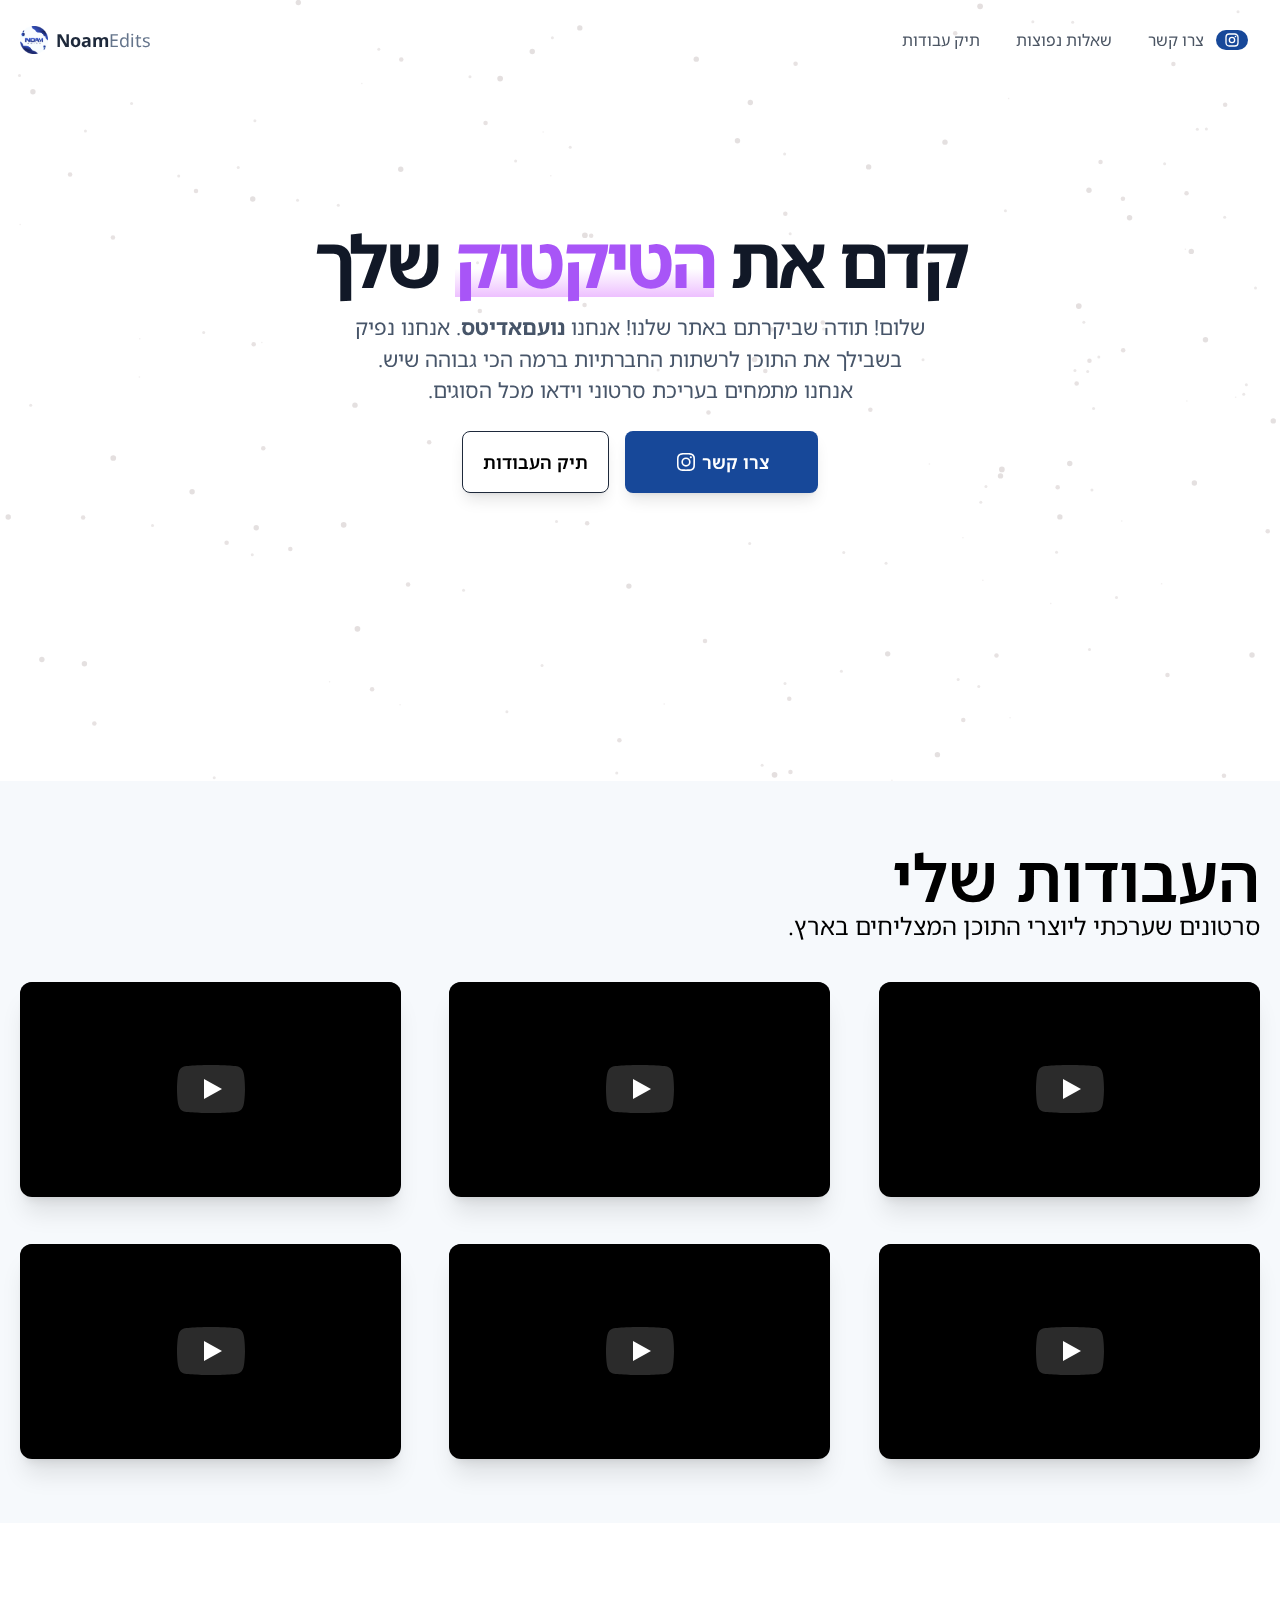
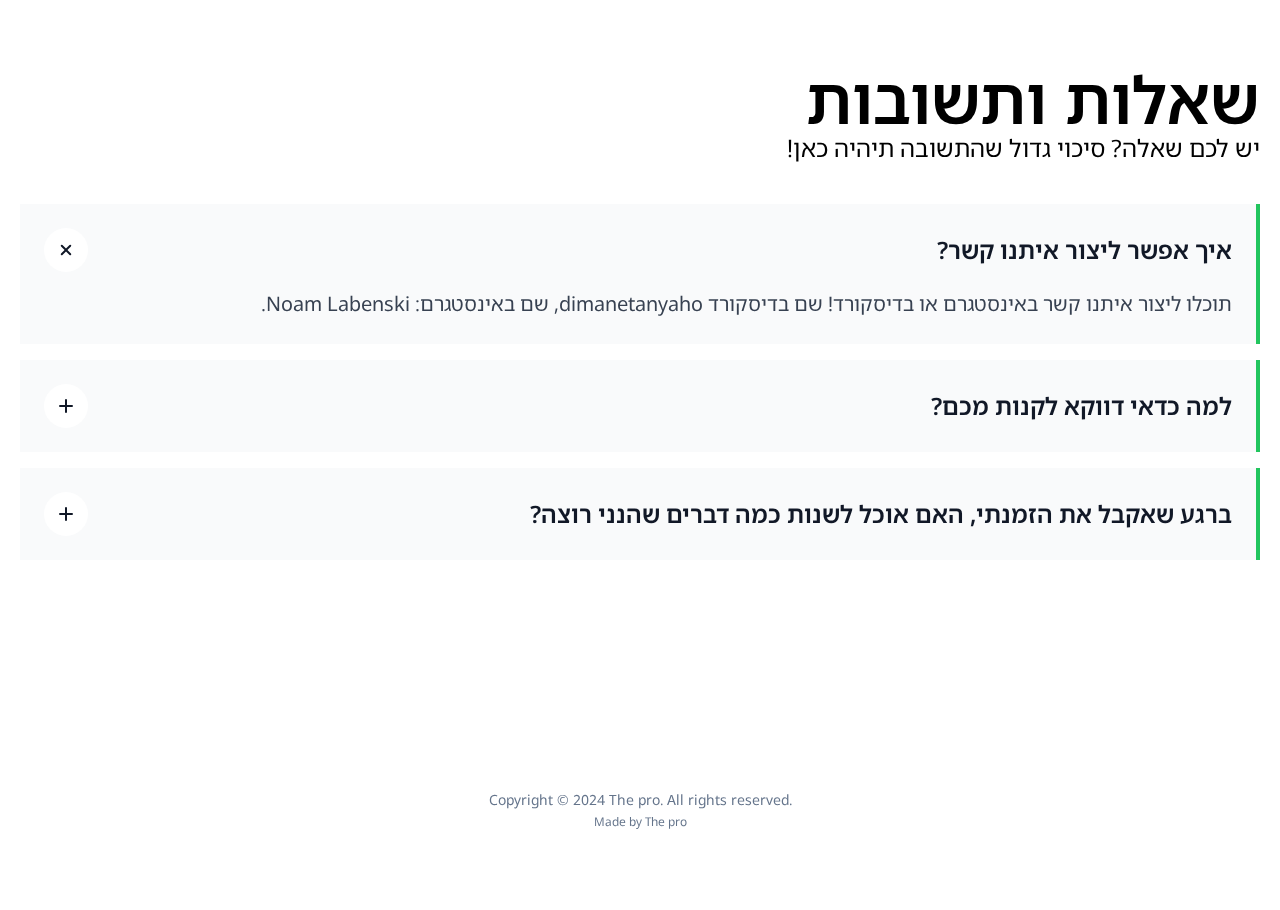
<file: index.html>
<!DOCTYPE html>
<html lang="en"><head><meta http-equiv="Content-Type" content="text/html; charset=UTF-8">
    
    <meta name="viewport" content="width=device-width">
    <link rel="icon" type="image/svg+xml" href="https://media.discordapp.net/attachments/765452164901896203/1198001328438395053/UGHUI.png?ex=65313d62&amp;is=651ec862&amp;hm=c24f29f913836a52874d3e8b8c17fc95f52e348ded1578adaccb25667a86a302&amp;=&amp;width=671&amp;height=671">
    <meta name="generator" content="Astro v2.10.15">

    <!-- <link rel="preload" as="image" href={src} alt="Hero" /> -->
    <title>NoamEdits</title>



<link rel="canonical" href="https://astroship.web3templates.com/">

<meta name="description" content="אנחנו נועםאדיטס. ואנחנו נפיק בשבילך את התוכן לרשתות החברתיות ברמה הכי גבוהה שיש.">

<meta name="robots" content="index, follow">

<meta property="og:title" content="NoamEdits Official Website">
<meta property="og:type" content="website">
<meta property="og:image" content="https://media.discordapp.net/attachments/765452164901896203/1198001328438395053/UGHUI.png?ex=65313d62&amp;is=651ec862&amp;hm=c24f29f913836a52874d3e8b8c17fc95f52e348ded1578adaccb25667a86a302&amp;=&amp;width=671&amp;height=671">
<meta property="og:url" content="https://astroship.web3templates.com/">






  <link rel="stylesheet" href="./404.bbb0ad55.css">
<link rel="stylesheet" href="./index.68cd2173.css"><script type="module" src="./hoisted.09374400.js"></script></head>
  <body>
    <div>
  
  <header class="flex lg:flex-row justify-between items-center my-5 max-w-screen-2xl mx-auto px-5">
    
      <div class="flex w-full lg:w-auto items-center justify-between">
        <a href="https://thepro201.github.io/noamedits/" class="text-lg flex gap-2">
          <img src="./UGHUI.png" alt="" class="h-7">
          <div>
            <span class="font-bold text-slate-800">Noam</span><span class="text-slate-500">Edits</span>
          </div>
        </a>
      </div>
      <div class="block lg:hidden">
        <button id="astronav-menu" aria-label="Toggle Menu">
  
    <svg fill="currentColor" class="w-4 h-4 text-gray-800" width="24" height="24" viewBox="0 0 24 24" xmlns="http://www.w3.org/2000/svg">
      <title>Toggle Menu</title>
      <path class="astronav-close-icon astronav-toggle hidden" fill-rule="evenodd" clip-rule="evenodd" d="M18.278 16.864a1 1 0 01-1.414 1.414l-4.829-4.828-4.828 4.828a1 1 0 01-1.414-1.414l4.828-4.829-4.828-4.828a1 1 0 011.414-1.414l4.829 4.828 4.828-4.828a1 1 0 111.414 1.414l-4.828 4.829 4.828 4.828z"></path>
      <path class="astronav-open-icon astronav-toggle" fill-rule="evenodd" d="M4 5h16a1 1 0 010 2H4a1 1 0 110-2zm0 6h16a1 1 0 010 2H4a1 1 0 010-2zm0 6h16a1 1 0 010 2H4a1 1 0 010-2z"></path>
    </svg>
  
</button>
      </div>
    

<script>(function(){const closeOnClick = false;

["DOMContentLoaded", "astro:after-swap"].forEach((event) => {
  document.addEventListener(event, addListeners);
});

// Function to clone and replace elements
function cloneAndReplace(element) {
  const clone = element.cloneNode(true);
  element.parentNode.replaceChild(clone, element);
}

function addListeners() {
  // Clean up existing listeners
  const oldMenuButton = document.getElementById("astronav-menu");
  if (oldMenuButton) {
    cloneAndReplace(oldMenuButton);
  }

  const oldDropdownMenus = document.querySelectorAll(".astronav-dropdown");
  oldDropdownMenus.forEach((menu) => {
    cloneAndReplace(menu);
  });

  // Mobile nav toggle
  const menuButton = document.getElementById("astronav-menu");
  menuButton && menuButton.addEventListener("click", toggleMobileNav);

  // Dropdown menus
  const dropdownMenus = document.querySelectorAll(".astronav-dropdown");
  dropdownMenus.forEach((menu) => {
    const button = menu.querySelector("button");
    button &&
      button.addEventListener("click", (event) =>
        toggleDropdownMenu(event, menu, dropdownMenus)
      );

    // Handle Submenu Dropdowns
    const dropDownSubmenus = menu.querySelectorAll(
      ".astronav-dropdown-submenu"
    );

    dropDownSubmenus.forEach((submenu) => {
      const submenuButton = submenu.querySelector("button");
      submenuButton &&
        submenuButton.addEventListener("click", (event) => {
          event.stopImmediatePropagation();
          toggleSubmenuDropdown(event, submenu);
        });
    });
  });

  // Clicking away from dropdown will remove the dropdown class
  document.addEventListener("click", closeAllDropdowns);

  if (closeOnClick) {
    handleCloseOnClick();
  }
}

function toggleMobileNav() {
  [...document.querySelectorAll(".astronav-toggle")].forEach((el) => {
    el.classList.toggle("hidden");
  });
}

function toggleDropdownMenu(event, menu, dropdownMenus) {
  toggleMenu(menu);

  // Close one dropdown when selecting another
  Array.from(dropdownMenus)
    .filter((el) => el !== menu && !menu.contains(el))
    .forEach(closeMenu);

  event.stopPropagation();
}

function toggleSubmenuDropdown(event, submenu) {
  event.stopPropagation();
  toggleMenu(submenu);

  // Close sibling submenus at the same nesting level
  const siblingSubmenus = submenu
    .closest(".astronav-dropdown")
    .querySelectorAll(".astronav-dropdown-submenu");
  Array.from(siblingSubmenus)
    .filter((el) => el !== submenu && !submenu.contains(el))
    .forEach(closeMenu);
}

function closeAllDropdowns(event) {
  const dropdownMenus = document.querySelectorAll(".dropdown-toggle");
  const dropdownParent = document.querySelectorAll(
    ".astronav-dropdown, .astronav-dropdown-submenu"
  );
  const isButtonInsideDropdown = [
    ...document.querySelectorAll(
      ".astronav-dropdown button, .astronav-dropdown-submenu button, #astronav-menu"
    ),
  ].some((button) => button.contains(event.target));
  if (!isButtonInsideDropdown) {
    dropdownMenus.forEach((d) => {
      // console.log("I ran", d);
      // if (!d.contains(event.target)) {
      d.classList.remove("open");
      d.removeAttribute("open");
      d.classList.add("hidden");
      // }
    });
    dropdownParent.forEach((d) => {
      d.classList.remove("open");
      d.removeAttribute("open");
      d.setAttribute("aria-expanded", "false");
    });
  }
}

function toggleMenu(menu) {
  menu.classList.toggle("open");
  const expanded = menu.getAttribute("aria-expanded") === "true";
  menu.setAttribute("aria-expanded", expanded ? "false" : "true");
  menu.hasAttribute("open")
    ? menu.removeAttribute("open")
    : menu.setAttribute("open", "");

  const dropdownToggle = menu.querySelector(".dropdown-toggle");
  const dropdownExpanded = dropdownToggle.getAttribute("aria-expanded");
  dropdownToggle.classList.toggle("hidden");
  dropdownToggle.setAttribute(
    "aria-expanded",
    dropdownExpanded === "true" ? "false" : "true"
  );
}

function closeMenu(menu) {
  // console.log("closing", menu);
  menu.classList.remove("open");
  menu.removeAttribute("open");
  menu.setAttribute("aria-expanded", "false");
  const dropdownToggles = menu.querySelectorAll(".dropdown-toggle");
  dropdownToggles.forEach((toggle) => {
    toggle.classList.add("hidden");
    toggle.setAttribute("aria-expanded", "false");
  });
}

function handleCloseOnClick() {
  const navMenuItems = document.querySelector(".astronav-items");
  const navToggle = document.getElementById("astronav-menu");
  const navLink = navMenuItems && navMenuItems.querySelectorAll("a");

  const MenuIcons = navToggle.querySelectorAll(".astronav-toggle");

  navLink &&
    navLink.forEach((item) => {
      item.addEventListener("click", () => {
        navMenuItems?.classList.add("hidden");
        MenuIcons.forEach((el) => {
          el.classList.toggle("hidden");
        });
      });
    });
}
})();</script>
    <nav class="astronav-items astronav-toggle hidden w-full lg:w-auto mt-2 lg:flex lg:mt-0">
    
      <ul class="flex flex-col lg:flex-row lg:gap-3">
        <li>
                  <a href="https://thepro201.github.io/noamedits/" class="flex lg:px-3 py-2 items-center gap-2 text-gray-600 hover:text-gray-900">
                    <span> תיק עבודות</span>
                    
                  </a>
                </li><li>
                  <a href="https://thepro201.github.io/noamedits/" class="flex lg:px-3 py-2 items-center gap-2 text-gray-600 hover:text-gray-900">
                    <span> שאלות נפוצות</span>
                    
                  </a>
                </li><li>
                  <a href="https://www.instagram.com/noamlabenski/" class="flex lg:px-3 py-2 items-center gap-2 text-gray-600 hover:text-gray-900">
                    <span> צרו קשר</span>
                    <span class="ml-1 px-2 py-0.5 text-[10px] animate-pulse font-semibold uppercase text-white bg-pink-500 rounded-full">
                        <svg viewBox="0 0 24 24" class="h-4" astro-icon="mdi:instagram"><path fill="currentColor" d="M7.8 2h8.4C19.4 2 22 4.6 22 7.8v8.4a5.8 5.8 0 0 1-5.8 5.8H7.8C4.6 22 2 19.4 2 16.2V7.8A5.8 5.8 0 0 1 7.8 2m-.2 2A3.6 3.6 0 0 0 4 7.6v8.8C4 18.39 5.61 20 7.6 20h8.8a3.6 3.6 0 0 0 3.6-3.6V7.6C20 5.61 18.39 4 16.4 4H7.6m9.65 1.5a1.25 1.25 0 0 1 1.25 1.25A1.25 1.25 0 0 1 17.25 8 1.25 1.25 0 0 1 16 6.75a1.25 1.25 0 0 1 1.25-1.25M12 7a5 5 0 0 1 5 5 5 5 0 0 1-5 5 5 5 0 0 1-5-5 5 5 0 0 1 5-5m0 2a3 3 0 0 0-3 3 3 3 0 0 0 3 3 3 3 0 0 0 3-3 3 3 0 0 0-3-3z"></path></svg>
                      </span>
                  </a>
                </li>
      </ul>
    
</nav>
  </header>

</div>
    
  <div>
  
    <main dir="rtl" class="flex items-center justify-center mx-8 pt-16 pb-8 md:py-36">
  <div class="flex flex-col justify-center items-center">
    <h1 class="text-5xl lg:text-6xl text-gray-900 text-center xl:text-7xl font-bold lg:tracking-tight xl:tracking-tighter">
      קדם את <span id="title" class=""><span class="text-purple-500 marked-pink pb-4">הטיקטוק</span></span> שלך
    </h1>
    <div id="subtitle" class="text-[21px] text-center mt-4 text-slate-600 max-w-xl">
      שלום! תודה שביקרתם באתר שלנו! אנחנו <strong>נועםאדיטס</strong>. אנחנו נפיק
      בשבילך את התוכן לרשתות החברתיות ברמה הכי גבוהה שיש. אנחנו מתמחים בעריכת
      סרטוני וידאו מכל הסוגים.
    </div>
    <div class="mt-6 items-center justify-center flex flex-row gap-4">
      <a href="https://www.instagram.com/noamlabenski/" target="_blank" dir="ltr" rel="noopener" class="rounded text-center shadow-lg transition focus-visible:ring-2 ring-offset-2 ring-gray-200 px-5 py-2.5 bg-pink-500 hover:bg-pink-500 text-white flex gap-1 py-[17px] px-[49px] rounded-lg text-lg font-semibold items-center justify-center">
        <svg viewBox="0 0 24 24" class="text-white w-6 h-6" astro-icon="bx:bxl-instagram"><path fill="currentColor" d="M11.999 7.377a4.623 4.623 0 1 0 0 9.248 4.623 4.623 0 0 0 0-9.248zm0 7.627a3.004 3.004 0 1 1 0-6.008 3.004 3.004 0 0 1 0 6.008z"></path><circle cx="16.806" cy="7.207" r="1.078" fill="currentColor"></circle><path fill="currentColor" d="M20.533 6.111A4.605 4.605 0 0 0 17.9 3.479a6.606 6.606 0 0 0-2.186-.42c-.963-.042-1.268-.054-3.71-.054s-2.755 0-3.71.054a6.554 6.554 0 0 0-2.184.42 4.6 4.6 0 0 0-2.633 2.632 6.585 6.585 0 0 0-.419 2.186c-.043.962-.056 1.267-.056 3.71 0 2.442 0 2.753.056 3.71.015.748.156 1.486.419 2.187a4.61 4.61 0 0 0 2.634 2.632 6.584 6.584 0 0 0 2.185.45c.963.042 1.268.055 3.71.055s2.755 0 3.71-.055a6.615 6.615 0 0 0 2.186-.419 4.613 4.613 0 0 0 2.633-2.633c.263-.7.404-1.438.419-2.186.043-.962.056-1.267.056-3.71s0-2.753-.056-3.71a6.581 6.581 0 0 0-.421-2.217zm-1.218 9.532a5.043 5.043 0 0 1-.311 1.688 2.987 2.987 0 0 1-1.712 1.711 4.985 4.985 0 0 1-1.67.311c-.95.044-1.218.055-3.654.055-2.438 0-2.687 0-3.655-.055a4.96 4.96 0 0 1-1.669-.311 2.985 2.985 0 0 1-1.719-1.711 5.08 5.08 0 0 1-.311-1.669c-.043-.95-.053-1.218-.053-3.654 0-2.437 0-2.686.053-3.655a5.038 5.038 0 0 1 .311-1.687c.305-.789.93-1.41 1.719-1.712a5.01 5.01 0 0 1 1.669-.311c.951-.043 1.218-.055 3.655-.055s2.687 0 3.654.055a4.96 4.96 0 0 1 1.67.311 2.991 2.991 0 0 1 1.712 1.712 5.08 5.08 0 0 1 .311 1.669c.043.951.054 1.218.054 3.655 0 2.436 0 2.698-.043 3.654h-.011z"></path></svg>
        צרו קשר
      
</a>
      <a href="https://thepro201.github.io/noamedits/" dir="ltr" rel="noopener" class="rounded text-center shadow-lg transition focus-visible:ring-2 ring-offset-2 ring-gray-200 px-5 py-2.5 bg-white border-[1px] border-slate-800 hover:bg-gray-100 text-black flex gap-1 py-4 px-12 rounded-lg text-lg font-semibold items-center justify-center">
        תיק העבודות
      
</a>
    </div>
  </div>
  <script src="./typed.umd.js"></script>

  <script>
  var typed = new Typed("#title", {
    strings: [
      '<span class="text-purple-500 marked-pink pb-4">הטיקטוק</span>',
      '<span class="text-pink-500 marked-purple pb-4">האינסטגרם</span>',
      '<span class="text-red-500 marked pb-4">היוטיוב</span>',
    ],
    typeSpeed: 100,
    loop: true,
    fadeOut: true,
    startDelay: 1000,
    backDelay: 5000,
    showCursor: false,
  });
  </script>
</main>

<style>
  .marked {
    background-image: linear-gradient(
      to bottom,
      transparent 0,
      transparent 0.8em,
      #ffffff 0.8001em,
      #fbdada 1.2em,
      transparent 1.2001em,
      transparent
    );
  }

  .marked-purple {
    background-image: linear-gradient(
      to bottom,
      transparent 0,
      transparent 0.8em,
      #ffffff 0.8001em,
      #ffc1f5 1.2em,
      transparent 1.2001em,
      transparent
    );
  }

  .marked-pink {
    background-image: linear-gradient(
      to bottom,
      transparent 0,
      transparent 0.8em,
      #ffffff 0.8001em,
      #edbfff 1.2em,
      transparent 1.2001em,
      transparent
    );
  }
</style>
    <div class="bg-[#F6F9FC] w-full">
      <article id="mywork" class="mt-36 py-16 pb-22 max-w-screen-2xl mx-auto px-5">
  <div class="flex flex-col justify-center mb-10" dir="rtl">
    <h2 class="text-5xl lg:text-[65px] font-semibold text-right">
      העבודות שלי
    </h2>
    <h3 class="text-xl lg:text-2xl text-right">
      סרטונים שערכתי ליוצרי התוכן המצליחים בארץ.
    </h3>
  </div>
  <div class="lg:grid-cols-3 grid-cols-1 grid-rows-1 gap-12 md:grid-rows-2 md:grid-cols-2 lg:grid-rows-2 grid">
    <lite-youtube videoid="f1UIZhJW8bc" class="rounded-xl shadow-xl" style="background-image: url(&#39;https://i.ytimg.com/vi/f1UIZhJW8bc/hqdefault.jpg&#39;);"><button type="button" class="lty-playbtn"><span class="lyt-visually-hidden">Play</span></button></lite-youtube>
    <lite-youtube videoid="KO_VBAFmBB0" class="rounded-xl shadow-xl" style="background-image: url(&#39;https://i.ytimg.com/vi/KO_VBAFmBB0/hqdefault.jpg&#39;);"><button type="button" class="lty-playbtn"><span class="lyt-visually-hidden">Play</span></button></lite-youtube>
    <lite-youtube videoid="-zFPC9mM9ZE" class="rounded-xl shadow-xl" style="background-image: url(&#39;https://i.ytimg.com/vi/-zFPC9mM9ZE/hqdefault.jpg&#39;);"><button type="button" class="lty-playbtn"><span class="lyt-visually-hidden">Play</span></button></lite-youtube>
    <lite-youtube videoid="yNR2ylMpNGo" class="rounded-xl shadow-xl" style="background-image: url(&#39;https://i.ytimg.com/vi/yNR2ylMpNGo/hqdefault.jpg&#39;);"><button type="button" class="lty-playbtn"><span class="lyt-visually-hidden">Play</span></button></lite-youtube>
    <lite-youtube videoid="-577V2wwPwE" class="rounded-xl shadow-xl" style="background-image: url(&#39;https://i.ytimg.com/vi/-577V2wwPwE/hqdefault.jpg&#39;);"><button type="button" class="lty-playbtn"><span class="lyt-visually-hidden">Play</span></button></lite-youtube>
    <lite-youtube videoid="ZEAhgOF9KE0" class="rounded-xl shadow-xl" style="background-image: url(&#39;https://i.ytimg.com/vi/ZEAhgOF9KE0/hqdefault.jpg&#39;);"><button type="button" class="lty-playbtn"><span class="lyt-visually-hidden">Play</span></button></lite-youtube>
  </div>
</article>
    </div>
    <article id="faq" class="mt-36 max-w-screen-2xl mx-auto px-5">
  <div class="flex flex-col justify-center mb-10" dir="rtl">
    <h2 class="text-5xl lg:text-[65px] font-semibold text-right">
      שאלות ותשובות
    </h2>
    <h3 class="text-xl lg:text-2xl text-right">
      יש לכם שאלה? סיכוי גדול שהתשובה תיהיה כאן!
    </h3>
  </div>
  <div dir="rtl">
    <div class="space-y-4">
      <details class="group border-s-4 border-green-500 bg-gray-50 p-6 [&amp;_summary::-webkit-details-marker]:hidden" open="">
        <summary class="flex cursor-pointer items-center justify-between gap-1.5">
          <h2 class="text-2xl font-semibold text-gray-900">
            איך אפשר ליצור איתנו קשר?
          </h2>

          <span class="shrink-0 rounded-full bg-white p-1.5 text-gray-900 sm:p-3">
            <svg xmlns="http://www.w3.org/2000/svg" class="h-5 w-5 shrink-0 transition duration-300 group-open:-rotate-45" viewBox="0 0 20 20" fill="currentColor">
              <path fill-rule="evenodd" d="M10 3a1 1 0 011 1v5h5a1 1 0 110 2h-5v5a1 1 0 11-2 0v-5H4a1 1 0 110-2h5V4a1 1 0 011-1z" clip-rule="evenodd"></path>
            </svg>
          </span>
        </summary>

        <p class="mt-4 leading-relaxed text-gray-700 text-xl">
          תוכלו ליצור איתנו קשר באינסטגרם או בדיסקורד! שם בדיסקורד dimanetanyaho, שם
          באינסטגרם: Noam Labenski.
        </p>
      </details>

      <details class="group border-s-4 border-green-500 bg-gray-50 p-6 [&amp;_summary::-webkit-details-marker]:hidden">
        <summary class="flex cursor-pointer items-center justify-between gap-1.5">
          <h2 class="text-2xl font-semibold text-gray-900">
            למה כדאי דווקא לקנות מכם?
          </h2>

          <span class="shrink-0 rounded-full bg-white p-1.5 text-gray-900 sm:p-3">
            <svg xmlns="http://www.w3.org/2000/svg" class="h-5 w-5 shrink-0 transition duration-300 group-open:-rotate-45" viewBox="0 0 20 20" fill="currentColor">
              <path fill-rule="evenodd" d="M10 3a1 1 0 011 1v5h5a1 1 0 110 2h-5v5a1 1 0 11-2 0v-5H4a1 1 0 110-2h5V4a1 1 0 011-1z" clip-rule="evenodd"></path>
            </svg>
          </span>
        </summary>

        <p class="mt-4 leading-relaxed text-gray-700 text-xl">
          אנחנו נפיק לכם את התוכן ברמה הכי גבוהה שיש ובמחיר סמלי שהלקוח והמוכר
          יהיה מרוצה!
        </p>
      </details>

      <details class="group border-s-4 border-green-500 bg-gray-50 p-6 [&amp;_summary::-webkit-details-marker]:hidden">
        <summary class="flex cursor-pointer items-center justify-between gap-1.5">
          <h2 class="text-2xl font-semibold text-gray-900">
            ברגע שאקבל את הזמנתי, האם אוכל לשנות כמה דברים שהנני רוצה?
          </h2>

          <span class="shrink-0 rounded-full bg-white p-1.5 text-gray-900 sm:p-3">
            <svg xmlns="http://www.w3.org/2000/svg" class="h-5 w-5 shrink-0 transition duration-300 group-open:-rotate-45" viewBox="0 0 20 20" fill="currentColor">
              <path fill-rule="evenodd" d="M10 3a1 1 0 011 1v5h5a1 1 0 110 2h-5v5a1 1 0 11-2 0v-5H4a1 1 0 110-2h5V4a1 1 0 011-1z" clip-rule="evenodd"></path>
            </svg>
          </span>
        </summary>

        <p class="mt-4 leading-relaxed text-gray-700 text-xl">
          ברור! תוכלו לבקש שינויים כדי שתהיו מרוצים ב 100%! אבל לידיעתכם זה
          ישפיע על זמן קבלת התוצר!
        </p>
      </details>
    </div>
  </div>
</article>
  
</div><style data-typed-fadeout-js-css="true">
        .typed-fade-out{
          opacity: 0;
          transition: opacity .25s;
        }
        .typed-cursor.typed-cursor--blink.typed-fade-out{
          -webkit-animation: 0;
          animation: 0;
        }
      </style>

    <astro-particles data-id="tsparticles" data-options="{&quot;autoPlay&quot;:true,&quot;background&quot;:{&quot;color&quot;:{&quot;value&quot;:&quot;#ffff&quot;},&quot;image&quot;:&quot;&quot;,&quot;position&quot;:&quot;&quot;,&quot;repeat&quot;:&quot;&quot;,&quot;size&quot;:&quot;&quot;,&quot;opacity&quot;:1},&quot;backgroundMask&quot;:{&quot;composite&quot;:&quot;destination-out&quot;,&quot;cover&quot;:{&quot;color&quot;:{&quot;value&quot;:&quot;#fff&quot;},&quot;opacity&quot;:1},&quot;enable&quot;:false},&quot;defaultThemes&quot;:{},&quot;delay&quot;:0,&quot;fullScreen&quot;:{&quot;enable&quot;:true,&quot;zIndex&quot;:-1},&quot;detectRetina&quot;:true,&quot;duration&quot;:0,&quot;fpsLimit&quot;:120,&quot;interactivity&quot;:{&quot;detectsOn&quot;:&quot;window&quot;,&quot;events&quot;:{&quot;onClick&quot;:{&quot;enable&quot;:false,&quot;mode&quot;:[]},&quot;onDiv&quot;:{&quot;selectors&quot;:[],&quot;enable&quot;:false,&quot;mode&quot;:[],&quot;type&quot;:&quot;circle&quot;},&quot;onHover&quot;:{&quot;enable&quot;:false,&quot;mode&quot;:[],&quot;parallax&quot;:{&quot;enable&quot;:false,&quot;force&quot;:2,&quot;smooth&quot;:10}},&quot;resize&quot;:{&quot;delay&quot;:0.5,&quot;enable&quot;:true}},&quot;modes&quot;:{&quot;trail&quot;:{&quot;delay&quot;:1,&quot;pauseOnStop&quot;:false,&quot;quantity&quot;:1},&quot;attract&quot;:{&quot;distance&quot;:200,&quot;duration&quot;:0.4,&quot;easing&quot;:&quot;ease-out-quad&quot;,&quot;factor&quot;:1,&quot;maxSpeed&quot;:50,&quot;speed&quot;:1},&quot;bounce&quot;:{&quot;distance&quot;:200},&quot;bubble&quot;:{&quot;distance&quot;:200,&quot;duration&quot;:0.4,&quot;mix&quot;:false,&quot;divs&quot;:{&quot;distance&quot;:200,&quot;duration&quot;:0.4,&quot;mix&quot;:false,&quot;selectors&quot;:[]}},&quot;connect&quot;:{&quot;distance&quot;:80,&quot;links&quot;:{&quot;opacity&quot;:0.5},&quot;radius&quot;:60},&quot;grab&quot;:{&quot;distance&quot;:100,&quot;links&quot;:{&quot;blink&quot;:false,&quot;consent&quot;:false,&quot;opacity&quot;:1}},&quot;push&quot;:{&quot;default&quot;:true,&quot;groups&quot;:[],&quot;quantity&quot;:4},&quot;remove&quot;:{&quot;quantity&quot;:2},&quot;repulse&quot;:{&quot;distance&quot;:200,&quot;duration&quot;:0.4,&quot;factor&quot;:100,&quot;speed&quot;:1,&quot;maxSpeed&quot;:50,&quot;easing&quot;:&quot;ease-out-quad&quot;,&quot;divs&quot;:{&quot;distance&quot;:200,&quot;duration&quot;:0.4,&quot;factor&quot;:100,&quot;speed&quot;:1,&quot;maxSpeed&quot;:50,&quot;easing&quot;:&quot;ease-out-quad&quot;,&quot;selectors&quot;:[]}},&quot;slow&quot;:{&quot;factor&quot;:3,&quot;radius&quot;:200},&quot;light&quot;:{&quot;area&quot;:{&quot;gradient&quot;:{&quot;start&quot;:{&quot;value&quot;:&quot;#ffffff&quot;},&quot;stop&quot;:{&quot;value&quot;:&quot;#000000&quot;}},&quot;radius&quot;:1000},&quot;shadow&quot;:{&quot;color&quot;:{&quot;value&quot;:&quot;#000000&quot;},&quot;length&quot;:2000}}}},&quot;manualParticles&quot;:[],&quot;particles&quot;:{&quot;bounce&quot;:{&quot;horizontal&quot;:{&quot;random&quot;:{&quot;enable&quot;:false,&quot;minimumValue&quot;:0.1},&quot;value&quot;:1},&quot;vertical&quot;:{&quot;random&quot;:{&quot;enable&quot;:false,&quot;minimumValue&quot;:0.1},&quot;value&quot;:1}},&quot;collisions&quot;:{&quot;absorb&quot;:{&quot;speed&quot;:2},&quot;bounce&quot;:{&quot;horizontal&quot;:{&quot;random&quot;:{&quot;enable&quot;:false,&quot;minimumValue&quot;:0.1},&quot;value&quot;:1},&quot;vertical&quot;:{&quot;random&quot;:{&quot;enable&quot;:false,&quot;minimumValue&quot;:0.1},&quot;value&quot;:1}},&quot;enable&quot;:false,&quot;maxSpeed&quot;:50,&quot;mode&quot;:&quot;bounce&quot;,&quot;overlap&quot;:{&quot;enable&quot;:true,&quot;retries&quot;:0}},&quot;color&quot;:{&quot;value&quot;:&quot;#e3dede&quot;,&quot;animation&quot;:{&quot;h&quot;:{&quot;count&quot;:0,&quot;enable&quot;:false,&quot;offset&quot;:0,&quot;speed&quot;:20,&quot;delay&quot;:0,&quot;decay&quot;:0,&quot;sync&quot;:true},&quot;s&quot;:{&quot;count&quot;:0,&quot;enable&quot;:false,&quot;offset&quot;:0,&quot;speed&quot;:1,&quot;delay&quot;:0,&quot;decay&quot;:0,&quot;sync&quot;:true},&quot;l&quot;:{&quot;count&quot;:0,&quot;enable&quot;:false,&quot;offset&quot;:0,&quot;speed&quot;:1,&quot;delay&quot;:0,&quot;decay&quot;:0,&quot;sync&quot;:true}}},&quot;groups&quot;:{&quot;z5000&quot;:{&quot;number&quot;:{&quot;value&quot;:70},&quot;zIndex&quot;:{&quot;value&quot;:50}},&quot;z7500&quot;:{&quot;number&quot;:{&quot;value&quot;:30},&quot;zIndex&quot;:{&quot;value&quot;:75}},&quot;z2500&quot;:{&quot;number&quot;:{&quot;value&quot;:50},&quot;zIndex&quot;:{&quot;value&quot;:25}},&quot;z1000&quot;:{&quot;number&quot;:{&quot;value&quot;:40},&quot;zIndex&quot;:{&quot;value&quot;:10}}},&quot;move&quot;:{&quot;angle&quot;:{&quot;offset&quot;:0,&quot;value&quot;:10},&quot;attract&quot;:{&quot;distance&quot;:200,&quot;enable&quot;:false,&quot;rotate&quot;:{&quot;x&quot;:600,&quot;y&quot;:1200}},&quot;center&quot;:{&quot;x&quot;:50,&quot;y&quot;:50,&quot;mode&quot;:&quot;percent&quot;,&quot;radius&quot;:0},&quot;decay&quot;:0,&quot;distance&quot;:{},&quot;direction&quot;:&quot;right&quot;,&quot;drift&quot;:0,&quot;enable&quot;:true,&quot;gravity&quot;:{&quot;acceleration&quot;:9.81,&quot;enable&quot;:false,&quot;inverse&quot;:false,&quot;maxSpeed&quot;:50},&quot;path&quot;:{&quot;clamp&quot;:true,&quot;delay&quot;:{&quot;random&quot;:{&quot;enable&quot;:false,&quot;minimumValue&quot;:0},&quot;value&quot;:0},&quot;enable&quot;:false,&quot;options&quot;:{}},&quot;outModes&quot;:{&quot;default&quot;:&quot;out&quot;,&quot;bottom&quot;:&quot;out&quot;,&quot;left&quot;:&quot;out&quot;,&quot;right&quot;:&quot;out&quot;,&quot;top&quot;:&quot;out&quot;},&quot;random&quot;:false,&quot;size&quot;:false,&quot;speed&quot;:5,&quot;spin&quot;:{&quot;acceleration&quot;:0,&quot;enable&quot;:false},&quot;straight&quot;:false,&quot;trail&quot;:{&quot;enable&quot;:false,&quot;length&quot;:10,&quot;fill&quot;:{}},&quot;vibrate&quot;:false,&quot;warp&quot;:false},&quot;number&quot;:{&quot;density&quot;:{&quot;enable&quot;:false,&quot;width&quot;:1920,&quot;height&quot;:1080},&quot;limit&quot;:0,&quot;value&quot;:200},&quot;opacity&quot;:{&quot;random&quot;:{&quot;enable&quot;:false,&quot;minimumValue&quot;:0.1},&quot;value&quot;:1,&quot;animation&quot;:{&quot;count&quot;:0,&quot;enable&quot;:false,&quot;speed&quot;:3,&quot;decay&quot;:0,&quot;delay&quot;:0,&quot;sync&quot;:false,&quot;mode&quot;:&quot;auto&quot;,&quot;startValue&quot;:&quot;random&quot;,&quot;destroy&quot;:&quot;none&quot;,&quot;minimumValue&quot;:0.1}},&quot;reduceDuplicates&quot;:false,&quot;shadow&quot;:{&quot;blur&quot;:0,&quot;color&quot;:{&quot;value&quot;:&quot;#000&quot;},&quot;enable&quot;:false,&quot;offset&quot;:{&quot;x&quot;:0,&quot;y&quot;:0}},&quot;shape&quot;:{&quot;close&quot;:true,&quot;fill&quot;:true,&quot;options&quot;:{},&quot;type&quot;:&quot;circle&quot;},&quot;size&quot;:{&quot;random&quot;:{&quot;enable&quot;:false,&quot;minimumValue&quot;:1},&quot;value&quot;:3,&quot;animation&quot;:{&quot;count&quot;:0,&quot;enable&quot;:false,&quot;speed&quot;:5,&quot;decay&quot;:0,&quot;delay&quot;:0,&quot;sync&quot;:false,&quot;mode&quot;:&quot;auto&quot;,&quot;startValue&quot;:&quot;random&quot;,&quot;destroy&quot;:&quot;none&quot;}},&quot;stroke&quot;:{&quot;width&quot;:0},&quot;zIndex&quot;:{&quot;random&quot;:{&quot;enable&quot;:false,&quot;minimumValue&quot;:0},&quot;value&quot;:5,&quot;opacityRate&quot;:0.5,&quot;sizeRate&quot;:1,&quot;velocityRate&quot;:1},&quot;destroy&quot;:{&quot;bounds&quot;:{},&quot;mode&quot;:&quot;none&quot;,&quot;split&quot;:{&quot;count&quot;:1,&quot;factor&quot;:{&quot;random&quot;:{&quot;enable&quot;:false,&quot;minimumValue&quot;:0},&quot;value&quot;:3},&quot;rate&quot;:{&quot;random&quot;:{&quot;enable&quot;:false,&quot;minimumValue&quot;:0},&quot;value&quot;:{&quot;min&quot;:4,&quot;max&quot;:9}},&quot;sizeOffset&quot;:true,&quot;particles&quot;:{}}},&quot;roll&quot;:{&quot;darken&quot;:{&quot;enable&quot;:false,&quot;value&quot;:0},&quot;enable&quot;:false,&quot;enlighten&quot;:{&quot;enable&quot;:false,&quot;value&quot;:0},&quot;mode&quot;:&quot;vertical&quot;,&quot;speed&quot;:25},&quot;tilt&quot;:{&quot;random&quot;:{&quot;enable&quot;:false,&quot;minimumValue&quot;:0},&quot;value&quot;:0,&quot;animation&quot;:{&quot;enable&quot;:false,&quot;speed&quot;:0,&quot;decay&quot;:0,&quot;sync&quot;:false},&quot;direction&quot;:&quot;clockwise&quot;,&quot;enable&quot;:false},&quot;twinkle&quot;:{&quot;lines&quot;:{&quot;enable&quot;:false,&quot;frequency&quot;:0.05,&quot;opacity&quot;:1},&quot;particles&quot;:{&quot;enable&quot;:false,&quot;frequency&quot;:0.05,&quot;opacity&quot;:1}},&quot;wobble&quot;:{&quot;distance&quot;:5,&quot;enable&quot;:false,&quot;speed&quot;:{&quot;angle&quot;:50,&quot;move&quot;:10}},&quot;life&quot;:{&quot;count&quot;:0,&quot;delay&quot;:{&quot;random&quot;:{&quot;enable&quot;:false,&quot;minimumValue&quot;:0},&quot;value&quot;:0,&quot;sync&quot;:false},&quot;duration&quot;:{&quot;random&quot;:{&quot;enable&quot;:false,&quot;minimumValue&quot;:0.0001},&quot;value&quot;:0,&quot;sync&quot;:false}},&quot;rotate&quot;:{&quot;random&quot;:{&quot;enable&quot;:false,&quot;minimumValue&quot;:0},&quot;value&quot;:0,&quot;animation&quot;:{&quot;enable&quot;:false,&quot;speed&quot;:0,&quot;decay&quot;:0,&quot;sync&quot;:false},&quot;direction&quot;:&quot;clockwise&quot;,&quot;path&quot;:false},&quot;orbit&quot;:{&quot;animation&quot;:{&quot;count&quot;:0,&quot;enable&quot;:false,&quot;speed&quot;:1,&quot;decay&quot;:0,&quot;delay&quot;:0,&quot;sync&quot;:false},&quot;enable&quot;:false,&quot;opacity&quot;:1,&quot;rotation&quot;:{&quot;random&quot;:{&quot;enable&quot;:false,&quot;minimumValue&quot;:0},&quot;value&quot;:45},&quot;width&quot;:1},&quot;links&quot;:{&quot;blink&quot;:false,&quot;color&quot;:{&quot;value&quot;:&quot;#ffffff&quot;},&quot;consent&quot;:false,&quot;distance&quot;:100,&quot;enable&quot;:false,&quot;frequency&quot;:1,&quot;opacity&quot;:0.4,&quot;shadow&quot;:{&quot;blur&quot;:5,&quot;color&quot;:{&quot;value&quot;:&quot;#000&quot;},&quot;enable&quot;:false},&quot;triangles&quot;:{&quot;enable&quot;:false,&quot;frequency&quot;:1},&quot;width&quot;:1,&quot;warp&quot;:false},&quot;repulse&quot;:{&quot;random&quot;:{&quot;enable&quot;:false,&quot;minimumValue&quot;:0},&quot;value&quot;:0,&quot;enabled&quot;:false,&quot;distance&quot;:1,&quot;duration&quot;:1,&quot;factor&quot;:1,&quot;speed&quot;:1}},&quot;pauseOnBlur&quot;:true,&quot;pauseOnOutsideViewport&quot;:true,&quot;responsive&quot;:[],&quot;smooth&quot;:false,&quot;style&quot;:{},&quot;themes&quot;:[],&quot;zLayers&quot;:100,&quot;emitters&quot;:{&quot;autoPlay&quot;:true,&quot;fill&quot;:true,&quot;life&quot;:{&quot;wait&quot;:false},&quot;rate&quot;:{&quot;quantity&quot;:1,&quot;delay&quot;:20},&quot;shape&quot;:&quot;square&quot;,&quot;startCount&quot;:0,&quot;size&quot;:{&quot;mode&quot;:&quot;percent&quot;,&quot;height&quot;:-90,&quot;width&quot;:0},&quot;particles&quot;:{&quot;shape&quot;:{&quot;type&quot;:&quot;images&quot;},&quot;size&quot;:{&quot;value&quot;:40},&quot;move&quot;:{&quot;speed&quot;:10,&quot;outModes&quot;:{&quot;default&quot;:&quot;none&quot;,&quot;right&quot;:&quot;destroy&quot;},&quot;straight&quot;:true},&quot;zIndex&quot;:{&quot;value&quot;:0},&quot;rotate&quot;:{&quot;value&quot;:{&quot;min&quot;:0,&quot;max&quot;:360},&quot;animation&quot;:{&quot;enable&quot;:true,&quot;speed&quot;:10,&quot;sync&quot;:true}}},&quot;position&quot;:{&quot;x&quot;:-5,&quot;y&quot;:55}},&quot;motion&quot;:{&quot;disable&quot;:false,&quot;reduce&quot;:{&quot;factor&quot;:4,&quot;value&quot;:true}}}" data-init="particlesInit">
    <canvas></canvas>
</astro-particles>
    <footer class="my-20">
  <p class="text-center text-sm text-slate-500">
    Copyright © 2024 The pro. All rights reserved.
  </p>
  <!--
    Can we ask you a favor 🙏
    Please keep this backlink on your website if possible.
    or Purchase a commercial license from https://web3templates.com
  -->
  <p class="text-center text-xs text-slate-500 mt-1">
    Made by <a href="https://prositee.wixsite.com/prosite" target="_blank" rel="noopener" class="hover:underline">
      The pro
    </a>
  </p>
</footer>
    
  
<div id="tsparticles"><canvas data-generated="true" style="width: 100% !important; height: 100% !important; position: fixed !important; z-index: -1 !important; top: 0px !important; left: 0px !important; background-color: rgb(255, 255, 255); pointer-events: none;" aria-hidden="true" width="1903" height="945"></canvas></div></body></html>
</file>
<file: 404.bbb0ad55.css>
@import"https://fonts.googleapis.com/css2?family=Noto+Sans+Hebrew:wght@300;400;500;600;700&display=swap";*,:before,:after{box-sizing:border-box;border-width:0;border-style:solid;border-color:#e5e7eb}:before,:after{--tw-content: ""}html{line-height:1.5;-webkit-text-size-adjust:100%;-moz-tab-size:4;-o-tab-size:4;tab-size:4;font-family:Noto Sans Hebrew', sans-serif; /* 4 */
font-feature-settings: normal;font-variation-settings:normal}body{margin:0;line-height:inherit}hr{height:0;color:inherit;border-top-width:1px}abbr:where([title]){-webkit-text-decoration:underline dotted;text-decoration:underline dotted}h1,h2,h3,h4,h5,h6{font-size:inherit;font-weight:inherit}a{color:inherit;text-decoration:inherit}b,strong{font-weight:bolder}code,kbd,samp,pre{font-family:ui-monospace,SFMono-Regular,Menlo,Monaco,Consolas,Liberation Mono,Courier New,monospace;font-size:1em}small{font-size:80%}sub,sup{font-size:75%;line-height:0;position:relative;vertical-align:baseline}sub{bottom:-.25em}sup{top:-.5em}table{text-indent:0;border-color:inherit;border-collapse:collapse}button,input,optgroup,select,textarea{font-family:inherit;font-feature-settings:inherit;font-variation-settings:inherit;font-size:100%;font-weight:inherit;line-height:inherit;color:inherit;margin:0;padding:0}button,select{text-transform:none}button,[type=button],[type=reset],[type=submit]{-webkit-appearance:button;background-color:transparent;background-image:none}:-moz-focusring{outline:auto}:-moz-ui-invalid{box-shadow:none}progress{vertical-align:baseline}::-webkit-inner-spin-button,::-webkit-outer-spin-button{height:auto}[type=search]{-webkit-appearance:textfield;outline-offset:-2px}::-webkit-search-decoration{-webkit-appearance:none}::-webkit-file-upload-button{-webkit-appearance:button;font:inherit}summary{display:list-item}blockquote,dl,dd,h1,h2,h3,h4,h5,h6,hr,figure,p,pre{margin:0}fieldset{margin:0;padding:0}legend{padding:0}ol,ul,menu{list-style:none;margin:0;padding:0}dialog{padding:0}textarea{resize:vertical}input::-moz-placeholder,textarea::-moz-placeholder{opacity:1;color:#9ca3af}input::placeholder,textarea::placeholder{opacity:1;color:#9ca3af}button,[role=button]{cursor:pointer}:disabled{cursor:default}img,svg,video,canvas,audio,iframe,embed,object{display:block;vertical-align:middle}img,video{max-width:100%;height:auto}[hidden]{display:none}*,:before,:after{--tw-border-spacing-x: 0;--tw-border-spacing-y: 0;--tw-translate-x: 0;--tw-translate-y: 0;--tw-rotate: 0;--tw-skew-x: 0;--tw-skew-y: 0;--tw-scale-x: 1;--tw-scale-y: 1;--tw-pan-x: ;--tw-pan-y: ;--tw-pinch-zoom: ;--tw-scroll-snap-strictness: proximity;--tw-gradient-from-position: ;--tw-gradient-via-position: ;--tw-gradient-to-position: ;--tw-ordinal: ;--tw-slashed-zero: ;--tw-numeric-figure: ;--tw-numeric-spacing: ;--tw-numeric-fraction: ;--tw-ring-inset: ;--tw-ring-offset-width: 0px;--tw-ring-offset-color: #fff;--tw-ring-color: rgb(59 130 246 / .5);--tw-ring-offset-shadow: 0 0 #0000;--tw-ring-shadow: 0 0 #0000;--tw-shadow: 0 0 #0000;--tw-shadow-colored: 0 0 #0000;--tw-blur: ;--tw-brightness: ;--tw-contrast: ;--tw-grayscale: ;--tw-hue-rotate: ;--tw-invert: ;--tw-saturate: ;--tw-sepia: ;--tw-drop-shadow: ;--tw-backdrop-blur: ;--tw-backdrop-brightness: ;--tw-backdrop-contrast: ;--tw-backdrop-grayscale: ;--tw-backdrop-hue-rotate: ;--tw-backdrop-invert: ;--tw-backdrop-opacity: ;--tw-backdrop-saturate: ;--tw-backdrop-sepia: }::backdrop{--tw-border-spacing-x: 0;--tw-border-spacing-y: 0;--tw-translate-x: 0;--tw-translate-y: 0;--tw-rotate: 0;--tw-skew-x: 0;--tw-skew-y: 0;--tw-scale-x: 1;--tw-scale-y: 1;--tw-pan-x: ;--tw-pan-y: ;--tw-pinch-zoom: ;--tw-scroll-snap-strictness: proximity;--tw-gradient-from-position: ;--tw-gradient-via-position: ;--tw-gradient-to-position: ;--tw-ordinal: ;--tw-slashed-zero: ;--tw-numeric-figure: ;--tw-numeric-spacing: ;--tw-numeric-fraction: ;--tw-ring-inset: ;--tw-ring-offset-width: 0px;--tw-ring-offset-color: #fff;--tw-ring-color: rgb(59 130 246 / .5);--tw-ring-offset-shadow: 0 0 #0000;--tw-ring-shadow: 0 0 #0000;--tw-shadow: 0 0 #0000;--tw-shadow-colored: 0 0 #0000;--tw-blur: ;--tw-brightness: ;--tw-contrast: ;--tw-grayscale: ;--tw-hue-rotate: ;--tw-invert: ;--tw-saturate: ;--tw-sepia: ;--tw-drop-shadow: ;--tw-backdrop-blur: ;--tw-backdrop-brightness: ;--tw-backdrop-contrast: ;--tw-backdrop-grayscale: ;--tw-backdrop-hue-rotate: ;--tw-backdrop-invert: ;--tw-backdrop-opacity: ;--tw-backdrop-saturate: ;--tw-backdrop-sepia: }.container{width:100%}@media (min-width: 640px){.container{max-width:640px}}@media (min-width: 768px){.container{max-width:768px}}@media (min-width: 1024px){.container{max-width:1024px}}@media (min-width: 1280px){.container{max-width:1280px}}@media (min-width: 1536px){.container{max-width:1536px}}.prose{color:var(--tw-prose-body);max-width:65ch}.prose :where(p):not(:where([class~=not-prose],[class~=not-prose] *)){margin-top:1.25em;margin-bottom:1.25em}.prose :where([class~=lead]):not(:where([class~=not-prose],[class~=not-prose] *)){color:var(--tw-prose-lead);font-size:1.25em;line-height:1.6;margin-top:1.2em;margin-bottom:1.2em}.prose :where(a):not(:where([class~=not-prose],[class~=not-prose] *)){color:var(--tw-prose-links);text-decoration:underline;font-weight:500}.prose :where(strong):not(:where([class~=not-prose],[class~=not-prose] *)){color:var(--tw-prose-bold);font-weight:600}.prose :where(a strong):not(:where([class~=not-prose],[class~=not-prose] *)){color:inherit}.prose :where(blockquote strong):not(:where([class~=not-prose],[class~=not-prose] *)){color:inherit}.prose :where(thead th strong):not(:where([class~=not-prose],[class~=not-prose] *)){color:inherit}.prose :where(ol):not(:where([class~=not-prose],[class~=not-prose] *)){list-style-type:decimal;margin-top:1.25em;margin-bottom:1.25em;padding-left:1.625em}.prose :where(ol[type=A]):not(:where([class~=not-prose],[class~=not-prose] *)){list-style-type:upper-alpha}.prose :where(ol[type=a]):not(:where([class~=not-prose],[class~=not-prose] *)){list-style-type:lower-alpha}.prose :where(ol[type=A s]):not(:where([class~=not-prose],[class~=not-prose] *)){list-style-type:upper-alpha}.prose :where(ol[type=a s]):not(:where([class~=not-prose],[class~=not-prose] *)){list-style-type:lower-alpha}.prose :where(ol[type=I]):not(:where([class~=not-prose],[class~=not-prose] *)){list-style-type:upper-roman}.prose :where(ol[type=i]):not(:where([class~=not-prose],[class~=not-prose] *)){list-style-type:lower-roman}.prose :where(ol[type=I s]):not(:where([class~=not-prose],[class~=not-prose] *)){list-style-type:upper-roman}.prose :where(ol[type=i s]):not(:where([class~=not-prose],[class~=not-prose] *)){list-style-type:lower-roman}.prose :where(ol[type="1"]):not(:where([class~=not-prose],[class~=not-prose] *)){list-style-type:decimal}.prose :where(ul):not(:where([class~=not-prose],[class~=not-prose] *)){list-style-type:disc;margin-top:1.25em;margin-bottom:1.25em;padding-left:1.625em}.prose :where(ol>li):not(:where([class~=not-prose],[class~=not-prose] *))::marker{font-weight:400;color:var(--tw-prose-counters)}.prose :where(ul>li):not(:where([class~=not-prose],[class~=not-prose] *))::marker{color:var(--tw-prose-bullets)}.prose :where(dt):not(:where([class~=not-prose],[class~=not-prose] *)){color:var(--tw-prose-headings);font-weight:600;margin-top:1.25em}.prose :where(hr):not(:where([class~=not-prose],[class~=not-prose] *)){border-color:var(--tw-prose-hr);border-top-width:1px;margin-top:3em;margin-bottom:3em}.prose :where(blockquote):not(:where([class~=not-prose],[class~=not-prose] *)){font-weight:500;font-style:italic;color:var(--tw-prose-quotes);border-left-width:.25rem;border-left-color:var(--tw-prose-quote-borders);quotes:"“""”""‘""’";margin-top:1.6em;margin-bottom:1.6em;padding-left:1em}.prose :where(blockquote p:first-of-type):not(:where([class~=not-prose],[class~=not-prose] *)):before{content:open-quote}.prose :where(blockquote p:last-of-type):not(:where([class~=not-prose],[class~=not-prose] *)):after{content:close-quote}.prose :where(h1):not(:where([class~=not-prose],[class~=not-prose] *)){color:var(--tw-prose-headings);font-weight:800;font-size:2.25em;margin-top:0;margin-bottom:.8888889em;line-height:1.1111111}.prose :where(h1 strong):not(:where([class~=not-prose],[class~=not-prose] *)){font-weight:900;color:inherit}.prose :where(h2):not(:where([class~=not-prose],[class~=not-prose] *)){color:var(--tw-prose-headings);font-weight:700;font-size:1.5em;margin-top:2em;margin-bottom:1em;line-height:1.3333333}.prose :where(h2 strong):not(:where([class~=not-prose],[class~=not-prose] *)){font-weight:800;color:inherit}.prose :where(h3):not(:where([class~=not-prose],[class~=not-prose] *)){color:var(--tw-prose-headings);font-weight:600;font-size:1.25em;margin-top:1.6em;margin-bottom:.6em;line-height:1.6}.prose :where(h3 strong):not(:where([class~=not-prose],[class~=not-prose] *)){font-weight:700;color:inherit}.prose :where(h4):not(:where([class~=not-prose],[class~=not-prose] *)){color:var(--tw-prose-headings);font-weight:600;margin-top:1.5em;margin-bottom:.5em;line-height:1.5}.prose :where(h4 strong):not(:where([class~=not-prose],[class~=not-prose] *)){font-weight:700;color:inherit}.prose :where(img):not(:where([class~=not-prose],[class~=not-prose] *)){margin-top:2em;margin-bottom:2em}.prose :where(picture):not(:where([class~=not-prose],[class~=not-prose] *)){display:block;margin-top:2em;margin-bottom:2em}.prose :where(kbd):not(:where([class~=not-prose],[class~=not-prose] *)){font-weight:500;font-family:inherit;color:var(--tw-prose-kbd);box-shadow:0 0 0 1px rgb(var(--tw-prose-kbd-shadows) / 10%),0 3px 0 rgb(var(--tw-prose-kbd-shadows) / 10%);font-size:.875em;border-radius:.3125rem;padding:.1875em .375em}.prose :where(code):not(:where([class~=not-prose],[class~=not-prose] *)){color:var(--tw-prose-code);font-weight:600;font-size:.875em}.prose :where(code):not(:where([class~=not-prose],[class~=not-prose] *)):before{content:"`"}.prose :where(code):not(:where([class~=not-prose],[class~=not-prose] *)):after{content:"`"}.prose :where(a code):not(:where([class~=not-prose],[class~=not-prose] *)){color:inherit}.prose :where(h1 code):not(:where([class~=not-prose],[class~=not-prose] *)){color:inherit}.prose :where(h2 code):not(:where([class~=not-prose],[class~=not-prose] *)){color:inherit;font-size:.875em}.prose :where(h3 code):not(:where([class~=not-prose],[class~=not-prose] *)){color:inherit;font-size:.9em}.prose :where(h4 code):not(:where([class~=not-prose],[class~=not-prose] *)){color:inherit}.prose :where(blockquote code):not(:where([class~=not-prose],[class~=not-prose] *)){color:inherit}.prose :where(thead th code):not(:where([class~=not-prose],[class~=not-prose] *)){color:inherit}.prose :where(pre):not(:where([class~=not-prose],[class~=not-prose] *)){color:var(--tw-prose-pre-code);background-color:var(--tw-prose-pre-bg);overflow-x:auto;font-weight:400;font-size:.875em;line-height:1.7142857;margin-top:1.7142857em;margin-bottom:1.7142857em;border-radius:.375rem;padding:.8571429em 1.1428571em}.prose :where(pre code):not(:where([class~=not-prose],[class~=not-prose] *)){background-color:transparent;border-width:0;border-radius:0;padding:0;font-weight:inherit;color:inherit;font-size:inherit;font-family:inherit;line-height:inherit}.prose :where(pre code):not(:where([class~=not-prose],[class~=not-prose] *)):before{content:none}.prose :where(pre code):not(:where([class~=not-prose],[class~=not-prose] *)):after{content:none}.prose :where(table):not(:where([class~=not-prose],[class~=not-prose] *)){width:100%;table-layout:auto;text-align:left;margin-top:2em;margin-bottom:2em;font-size:.875em;line-height:1.7142857}.prose :where(thead):not(:where([class~=not-prose],[class~=not-prose] *)){border-bottom-width:1px;border-bottom-color:var(--tw-prose-th-borders)}.prose :where(thead th):not(:where([class~=not-prose],[class~=not-prose] *)){color:var(--tw-prose-headings);font-weight:600;vertical-align:bottom;padding-right:.5714286em;padding-bottom:.5714286em;padding-left:.5714286em}.prose :where(tbody tr):not(:where([class~=not-prose],[class~=not-prose] *)){border-bottom-width:1px;border-bottom-color:var(--tw-prose-td-borders)}.prose :where(tbody tr:last-child):not(:where([class~=not-prose],[class~=not-prose] *)){border-bottom-width:0}.prose :where(tbody td):not(:where([class~=not-prose],[class~=not-prose] *)){vertical-align:baseline}.prose :where(tfoot):not(:where([class~=not-prose],[class~=not-prose] *)){border-top-width:1px;border-top-color:var(--tw-prose-th-borders)}.prose :where(tfoot td):not(:where([class~=not-prose],[class~=not-prose] *)){vertical-align:top}.prose :where(figure>*):not(:where([class~=not-prose],[class~=not-prose] *)){margin-top:0;margin-bottom:0}.prose :where(figcaption):not(:where([class~=not-prose],[class~=not-prose] *)){color:var(--tw-prose-captions);font-size:.875em;line-height:1.4285714;margin-top:.8571429em}.prose{--tw-prose-body: #374151;--tw-prose-headings: #111827;--tw-prose-lead: #4b5563;--tw-prose-links: #111827;--tw-prose-bold: #111827;--tw-prose-counters: #6b7280;--tw-prose-bullets: #d1d5db;--tw-prose-hr: #e5e7eb;--tw-prose-quotes: #111827;--tw-prose-quote-borders: #e5e7eb;--tw-prose-captions: #6b7280;--tw-prose-kbd: #111827;--tw-prose-kbd-shadows: 17 24 39;--tw-prose-code: #111827;--tw-prose-pre-code: #e5e7eb;--tw-prose-pre-bg: #1f2937;--tw-prose-th-borders: #d1d5db;--tw-prose-td-borders: #e5e7eb;--tw-prose-invert-body: #d1d5db;--tw-prose-invert-headings: #fff;--tw-prose-invert-lead: #9ca3af;--tw-prose-invert-links: #fff;--tw-prose-invert-bold: #fff;--tw-prose-invert-counters: #9ca3af;--tw-prose-invert-bullets: #4b5563;--tw-prose-invert-hr: #374151;--tw-prose-invert-quotes: #f3f4f6;--tw-prose-invert-quote-borders: #374151;--tw-prose-invert-captions: #9ca3af;--tw-prose-invert-kbd: #fff;--tw-prose-invert-kbd-shadows: 255 255 255;--tw-prose-invert-code: #fff;--tw-prose-invert-pre-code: #d1d5db;--tw-prose-invert-pre-bg: rgb(0 0 0 / 50%);--tw-prose-invert-th-borders: #4b5563;--tw-prose-invert-td-borders: #374151;font-size:1rem;line-height:1.75}.prose :where(picture>img):not(:where([class~=not-prose],[class~=not-prose] *)){margin-top:0;margin-bottom:0}.prose :where(video):not(:where([class~=not-prose],[class~=not-prose] *)){margin-top:2em;margin-bottom:2em}.prose :where(li):not(:where([class~=not-prose],[class~=not-prose] *)){margin-top:.5em;margin-bottom:.5em}.prose :where(ol>li):not(:where([class~=not-prose],[class~=not-prose] *)){padding-left:.375em}.prose :where(ul>li):not(:where([class~=not-prose],[class~=not-prose] *)){padding-left:.375em}.prose :where(.prose>ul>li p):not(:where([class~=not-prose],[class~=not-prose] *)){margin-top:.75em;margin-bottom:.75em}.prose :where(.prose>ul>li>*:first-child):not(:where([class~=not-prose],[class~=not-prose] *)){margin-top:1.25em}.prose :where(.prose>ul>li>*:last-child):not(:where([class~=not-prose],[class~=not-prose] *)){margin-bottom:1.25em}.prose :where(.prose>ol>li>*:first-child):not(:where([class~=not-prose],[class~=not-prose] *)){margin-top:1.25em}.prose :where(.prose>ol>li>*:last-child):not(:where([class~=not-prose],[class~=not-prose] *)){margin-bottom:1.25em}.prose :where(ul ul,ul ol,ol ul,ol ol):not(:where([class~=not-prose],[class~=not-prose] *)){margin-top:.75em;margin-bottom:.75em}.prose :where(dl):not(:where([class~=not-prose],[class~=not-prose] *)){margin-top:1.25em;margin-bottom:1.25em}.prose :where(dd):not(:where([class~=not-prose],[class~=not-prose] *)){margin-top:.5em;padding-left:1.625em}.prose :where(hr+*):not(:where([class~=not-prose],[class~=not-prose] *)){margin-top:0}.prose :where(h2+*):not(:where([class~=not-prose],[class~=not-prose] *)){margin-top:0}.prose :where(h3+*):not(:where([class~=not-prose],[class~=not-prose] *)){margin-top:0}.prose :where(h4+*):not(:where([class~=not-prose],[class~=not-prose] *)){margin-top:0}.prose :where(thead th:first-child):not(:where([class~=not-prose],[class~=not-prose] *)){padding-left:0}.prose :where(thead th:last-child):not(:where([class~=not-prose],[class~=not-prose] *)){padding-right:0}.prose :where(tbody td,tfoot td):not(:where([class~=not-prose],[class~=not-prose] *)){padding:.5714286em}.prose :where(tbody td:first-child,tfoot td:first-child):not(:where([class~=not-prose],[class~=not-prose] *)){padding-left:0}.prose :where(tbody td:last-child,tfoot td:last-child):not(:where([class~=not-prose],[class~=not-prose] *)){padding-right:0}.prose :where(figure):not(:where([class~=not-prose],[class~=not-prose] *)){margin-top:2em;margin-bottom:2em}.prose :where(.prose>:first-child):not(:where([class~=not-prose],[class~=not-prose] *)){margin-top:0}.prose :where(.prose>:last-child):not(:where([class~=not-prose],[class~=not-prose] *)){margin-bottom:0}.prose-lg{font-size:1.125rem;line-height:1.7777778}.prose-lg :where(p):not(:where([class~=not-prose],[class~=not-prose] *)){margin-top:1.3333333em;margin-bottom:1.3333333em}.prose-lg :where([class~=lead]):not(:where([class~=not-prose],[class~=not-prose] *)){font-size:1.2222222em;line-height:1.4545455;margin-top:1.0909091em;margin-bottom:1.0909091em}.prose-lg :where(blockquote):not(:where([class~=not-prose],[class~=not-prose] *)){margin-top:1.6666667em;margin-bottom:1.6666667em;padding-left:1em}.prose-lg :where(h1):not(:where([class~=not-prose],[class~=not-prose] *)){font-size:2.6666667em;margin-top:0;margin-bottom:.8333333em;line-height:1}.prose-lg :where(h2):not(:where([class~=not-prose],[class~=not-prose] *)){font-size:1.6666667em;margin-top:1.8666667em;margin-bottom:1.0666667em;line-height:1.3333333}.prose-lg :where(h3):not(:where([class~=not-prose],[class~=not-prose] *)){font-size:1.3333333em;margin-top:1.6666667em;margin-bottom:.6666667em;line-height:1.5}.prose-lg :where(h4):not(:where([class~=not-prose],[class~=not-prose] *)){margin-top:1.7777778em;margin-bottom:.4444444em;line-height:1.5555556}.prose-lg :where(img):not(:where([class~=not-prose],[class~=not-prose] *)){margin-top:1.7777778em;margin-bottom:1.7777778em}.prose-lg :where(picture):not(:where([class~=not-prose],[class~=not-prose] *)){margin-top:1.7777778em;margin-bottom:1.7777778em}.prose-lg :where(picture>img):not(:where([class~=not-prose],[class~=not-prose] *)){margin-top:0;margin-bottom:0}.prose-lg :where(video):not(:where([class~=not-prose],[class~=not-prose] *)){margin-top:1.7777778em;margin-bottom:1.7777778em}.prose-lg :where(kbd):not(:where([class~=not-prose],[class~=not-prose] *)){font-size:.8888889em;border-radius:.3125rem;padding:.2222222em .4444444em}.prose-lg :where(code):not(:where([class~=not-prose],[class~=not-prose] *)){font-size:.8888889em}.prose-lg :where(h2 code):not(:where([class~=not-prose],[class~=not-prose] *)){font-size:.8666667em}.prose-lg :where(h3 code):not(:where([class~=not-prose],[class~=not-prose] *)){font-size:.875em}.prose-lg :where(pre):not(:where([class~=not-prose],[class~=not-prose] *)){font-size:.8888889em;line-height:1.75;margin-top:2em;margin-bottom:2em;border-radius:.375rem;padding:1em 1.5em}.prose-lg :where(ol):not(:where([class~=not-prose],[class~=not-prose] *)){margin-top:1.3333333em;margin-bottom:1.3333333em;padding-left:1.5555556em}.prose-lg :where(ul):not(:where([class~=not-prose],[class~=not-prose] *)){margin-top:1.3333333em;margin-bottom:1.3333333em;padding-left:1.5555556em}.prose-lg :where(li):not(:where([class~=not-prose],[class~=not-prose] *)){margin-top:.6666667em;margin-bottom:.6666667em}.prose-lg :where(ol>li):not(:where([class~=not-prose],[class~=not-prose] *)){padding-left:.4444444em}.prose-lg :where(ul>li):not(:where([class~=not-prose],[class~=not-prose] *)){padding-left:.4444444em}.prose-lg :where(.prose-lg>ul>li p):not(:where([class~=not-prose],[class~=not-prose] *)){margin-top:.8888889em;margin-bottom:.8888889em}.prose-lg :where(.prose-lg>ul>li>*:first-child):not(:where([class~=not-prose],[class~=not-prose] *)){margin-top:1.3333333em}.prose-lg :where(.prose-lg>ul>li>*:last-child):not(:where([class~=not-prose],[class~=not-prose] *)){margin-bottom:1.3333333em}.prose-lg :where(.prose-lg>ol>li>*:first-child):not(:where([class~=not-prose],[class~=not-prose] *)){margin-top:1.3333333em}.prose-lg :where(.prose-lg>ol>li>*:last-child):not(:where([class~=not-prose],[class~=not-prose] *)){margin-bottom:1.3333333em}.prose-lg :where(ul ul,ul ol,ol ul,ol ol):not(:where([class~=not-prose],[class~=not-prose] *)){margin-top:.8888889em;margin-bottom:.8888889em}.prose-lg :where(dl):not(:where([class~=not-prose],[class~=not-prose] *)){margin-top:1.3333333em;margin-bottom:1.3333333em}.prose-lg :where(dt):not(:where([class~=not-prose],[class~=not-prose] *)){margin-top:1.3333333em}.prose-lg :where(dd):not(:where([class~=not-prose],[class~=not-prose] *)){margin-top:.6666667em;padding-left:1.5555556em}.prose-lg :where(hr):not(:where([class~=not-prose],[class~=not-prose] *)){margin-top:3.1111111em;margin-bottom:3.1111111em}.prose-lg :where(hr+*):not(:where([class~=not-prose],[class~=not-prose] *)){margin-top:0}.prose-lg :where(h2+*):not(:where([class~=not-prose],[class~=not-prose] *)){margin-top:0}.prose-lg :where(h3+*):not(:where([class~=not-prose],[class~=not-prose] *)){margin-top:0}.prose-lg :where(h4+*):not(:where([class~=not-prose],[class~=not-prose] *)){margin-top:0}.prose-lg :where(table):not(:where([class~=not-prose],[class~=not-prose] *)){font-size:.8888889em;line-height:1.5}.prose-lg :where(thead th):not(:where([class~=not-prose],[class~=not-prose] *)){padding-right:.75em;padding-bottom:.75em;padding-left:.75em}.prose-lg :where(thead th:first-child):not(:where([class~=not-prose],[class~=not-prose] *)){padding-left:0}.prose-lg :where(thead th:last-child):not(:where([class~=not-prose],[class~=not-prose] *)){padding-right:0}.prose-lg :where(tbody td,tfoot td):not(:where([class~=not-prose],[class~=not-prose] *)){padding:.75em}.prose-lg :where(tbody td:first-child,tfoot td:first-child):not(:where([class~=not-prose],[class~=not-prose] *)){padding-left:0}.prose-lg :where(tbody td:last-child,tfoot td:last-child):not(:where([class~=not-prose],[class~=not-prose] *)){padding-right:0}.prose-lg :where(figure):not(:where([class~=not-prose],[class~=not-prose] *)){margin-top:1.7777778em;margin-bottom:1.7777778em}.prose-lg :where(figure>*):not(:where([class~=not-prose],[class~=not-prose] *)){margin-top:0;margin-bottom:0}.prose-lg :where(figcaption):not(:where([class~=not-prose],[class~=not-prose] *)){font-size:.8888889em;line-height:1.5;margin-top:1em}.prose-lg :where(.prose-lg>:first-child):not(:where([class~=not-prose],[class~=not-prose] *)){margin-top:0}.prose-lg :where(.prose-lg>:last-child):not(:where([class~=not-prose],[class~=not-prose] *)){margin-bottom:0}.sr-only{position:absolute;width:1px;height:1px;padding:0;margin:-1px;overflow:hidden;clip:rect(0,0,0,0);white-space:nowrap;border-width:0}.relative{position:relative}.z-10{z-index:10}.order-first{order:-9999}.mx-8{margin-left:2rem;margin-right:2rem}.mx-auto{margin-left:auto;margin-right:auto}.my-20{margin-top:5rem;margin-bottom:5rem}.my-5{margin-top:1.25rem;margin-bottom:1.25rem}.mb-10{margin-bottom:2.5rem}.mb-3{margin-bottom:.75rem}.mb-5{margin-bottom:1.25rem}.ml-1{margin-left:.25rem}.mt-0{margin-top:0}.mt-0\.5{margin-top:.125rem}.mt-1{margin-top:.25rem}.mt-10{margin-top:2.5rem}.mt-12{margin-top:3rem}.mt-14{margin-top:3.5rem}.mt-16{margin-top:4rem}.mt-2{margin-top:.5rem}.mt-20{margin-top:5rem}.mt-24{margin-top:6rem}.mt-3{margin-top:.75rem}.mt-36{margin-top:9rem}.mt-4{margin-top:1rem}.mt-5{margin-top:1.25rem}.mt-6{margin-top:1.5rem}.mt-8{margin-top:2rem}.block{display:block}.flex{display:flex}.grid{display:grid}.hidden{display:none}.aspect-square{aspect-ratio:1 / 1}.h-3{height:.75rem}.h-36{height:9rem}.h-4{height:1rem}.h-5{height:1.25rem}.h-6{height:1.5rem}.h-7{height:1.75rem}.h-8{height:2rem}.min-h-\[calc\(100vh-16rem\)\]{min-height:calc(100vh - 16rem)}.w-3{width:.75rem}.w-4{width:1rem}.w-5{width:1.25rem}.w-6{width:1.5rem}.w-full{width:100%}.max-w-3xl{max-width:48rem}.max-w-4xl{max-width:56rem}.max-w-5xl{max-width:64rem}.max-w-\[735px\]{max-width:735px}.max-w-screen-2xl{max-width:1536px}.max-w-screen-lg{max-width:1024px}.max-w-xl{max-width:36rem}.shrink-0{flex-shrink:0}.origin-top-left{transform-origin:top left}.origin-top-right{transform-origin:top right}.transform{transform:translate(var(--tw-translate-x),var(--tw-translate-y)) rotate(var(--tw-rotate)) skew(var(--tw-skew-x)) skewY(var(--tw-skew-y)) scaleX(var(--tw-scale-x)) scaleY(var(--tw-scale-y))}@keyframes pulse{50%{opacity:.5}}.animate-pulse{animation:pulse 2s cubic-bezier(.4,0,.6,1) infinite}.cursor-pointer{cursor:pointer}.resize{resize:both}.grid-cols-1{grid-template-columns:repeat(1,minmax(0,1fr))}.grid-rows-1{grid-template-rows:repeat(1,minmax(0,1fr))}.flex-row{flex-direction:row}.flex-col{flex-direction:column}.flex-wrap{flex-wrap:wrap}.items-start{align-items:flex-start}.items-center{align-items:center}.justify-center{justify-content:center}.justify-between{justify-content:space-between}.gap-1{gap:.25rem}.gap-1\.5{gap:.375rem}.gap-10{gap:2.5rem}.gap-12{gap:3rem}.gap-16{gap:4rem}.gap-2{gap:.5rem}.gap-3{gap:.75rem}.gap-4{gap:1rem}.gap-5{gap:1.25rem}.gap-8{gap:2rem}.gap-y-4{row-gap:1rem}.space-x-2>:not([hidden])~:not([hidden]){--tw-space-x-reverse: 0;margin-right:calc(.5rem * var(--tw-space-x-reverse));margin-left:calc(.5rem * calc(1 - var(--tw-space-x-reverse)))}.space-y-4>:not([hidden])~:not([hidden]){--tw-space-y-reverse: 0;margin-top:calc(1rem * calc(1 - var(--tw-space-y-reverse)));margin-bottom:calc(1rem * var(--tw-space-y-reverse))}.rounded{border-radius:.25rem}.rounded-full{border-radius:9999px}.rounded-lg{border-radius:.5rem}.rounded-md{border-radius:.375rem}.rounded-xl{border-radius:.75rem}.border-2{border-width:2px}.border-\[1px\]{border-width:1px}.border-s-4{border-inline-start-width:4px}.border-\[\#D8DEE9\]{--tw-border-opacity: 1;border-color:rgb(216 222 233 / var(--tw-border-opacity))}.border-black{--tw-border-opacity: 1;border-color:rgb(0 0 0 / var(--tw-border-opacity))}.border-gray-300{--tw-border-opacity: 1;border-color:rgb(209 213 219 / var(--tw-border-opacity))}.border-green-500{--tw-border-opacity: 1;border-color:rgb(34 197 94 / var(--tw-border-opacity))}.border-slate-800{--tw-border-opacity: 1;border-color:rgb(30 41 59 / var(--tw-border-opacity))}.border-transparent{border-color:transparent}.border-opacity-50{--tw-border-opacity: .5}.bg-\[\#F6F9FC\]{--tw-bg-opacity: 1;background-color:rgb(246 249 252 / var(--tw-bg-opacity))}.bg-black{--tw-bg-opacity: 1;background-color:rgb(0 0 0 / var(--tw-bg-opacity))}.bg-gray-100{--tw-bg-opacity: 1;background-color:rgb(243 244 246 / var(--tw-bg-opacity))}.bg-gray-50{--tw-bg-opacity: 1;background-color:rgb(249 250 251 / var(--tw-bg-opacity))}.bg-pink-500{--tw-bg-opacity: 1;background-color:rgb(23 72 153 / var(--tw-bg-opacity))}.bg-pink-600{--tw-bg-opacity: 1;background-color:rgb(21 39 119 / var(--tw-bg-opacity))}.bg-white{--tw-bg-opacity: 1;background-color:rgb(255 255 255 / var(--tw-bg-opacity))}.p-1{padding:.25rem}.p-1\.5{padding:.375rem}.p-6{padding:1.5rem}.p-8{padding:2rem}.px-12{padding-left:3rem;padding-right:3rem}.px-2{padding-left:.5rem;padding-right:.5rem}.px-3{padding-left:.75rem;padding-right:.75rem}.px-4{padding-left:1rem;padding-right:1rem}.px-5{padding-left:1.25rem;padding-right:1.25rem}.px-6{padding-left:1.5rem;padding-right:1.5rem}.px-\[49px\]{padding-left:49px;padding-right:49px}.py-0{padding-top:0;padding-bottom:0}.py-0\.5{padding-top:.125rem;padding-bottom:.125rem}.py-1{padding-top:.25rem;padding-bottom:.25rem}.py-16{padding-top:4rem;padding-bottom:4rem}.py-2{padding-top:.5rem;padding-bottom:.5rem}.py-2\.5{padding-top:.625rem;padding-bottom:.625rem}.py-3{padding-top:.75rem;padding-bottom:.75rem}.py-4{padding-top:1rem;padding-bottom:1rem}.py-5{padding-top:1.25rem;padding-bottom:1.25rem}.py-\[17px\]{padding-top:17px;padding-bottom:17px}.pb-4{padding-bottom:1rem}.pb-8{padding-bottom:2rem}.pt-16{padding-top:4rem}.text-left{text-align:left}.text-center{text-align:center}.text-right{text-align:right}.text-2xl{font-size:1.5rem;line-height:2rem}.text-3xl{font-size:1.875rem;line-height:2.25rem}.text-4xl{font-size:2.25rem;line-height:2.5rem}.text-5xl{font-size:3rem;line-height:1}.text-\[10px\]{font-size:10px}.text-\[21px\]{font-size:21px}.text-lg{font-size:1.125rem;line-height:1.75rem}.text-sm{font-size:.875rem;line-height:1.25rem}.text-xl{font-size:1.25rem;line-height:1.75rem}.text-xs{font-size:.75rem;line-height:1rem}.font-bold{font-weight:700}.font-medium{font-weight:500}.font-semibold{font-weight:600}.uppercase{text-transform:uppercase}.leading-relaxed{line-height:1.625}.leading-snug{line-height:1.375}.tracking-tight{letter-spacing:-.025em}.tracking-wider{letter-spacing:.05em}.text-black{--tw-text-opacity: 1;color:rgb(0 0 0 / var(--tw-text-opacity))}.text-blue-400{--tw-text-opacity: 1;color:rgb(96 165 250 / var(--tw-text-opacity))}.text-gray-400{--tw-text-opacity: 1;color:rgb(156 163 175 / var(--tw-text-opacity))}.text-gray-500{--tw-text-opacity: 1;color:rgb(107 114 128 / var(--tw-text-opacity))}.text-gray-600{--tw-text-opacity: 1;color:rgb(75 85 99 / var(--tw-text-opacity))}.text-gray-700{--tw-text-opacity: 1;color:rgb(55 65 81 / var(--tw-text-opacity))}.text-gray-800{--tw-text-opacity: 1;color:rgb(31 41 55 / var(--tw-text-opacity))}.text-gray-900{--tw-text-opacity: 1;color:rgb(17 24 39 / var(--tw-text-opacity))}.text-green-500{--tw-text-opacity: 1;color:rgb(34 197 94 / var(--tw-text-opacity))}.text-pink-500{--tw-text-opacity: 1;color:rgb(236 72 153 / var(--tw-text-opacity))}.text-purple-500{--tw-text-opacity: 1;color:rgb(168 85 247 / var(--tw-text-opacity))}.text-red-400{--tw-text-opacity: 1;color:rgb(248 113 113 / var(--tw-text-opacity))}.text-red-500{--tw-text-opacity: 1;color:rgb(239 68 68 / var(--tw-text-opacity))}.text-slate-400{--tw-text-opacity: 1;color:rgb(148 163 184 / var(--tw-text-opacity))}.text-slate-500{--tw-text-opacity: 1;color:rgb(100 116 139 / var(--tw-text-opacity))}.text-slate-600{--tw-text-opacity: 1;color:rgb(71 85 105 / var(--tw-text-opacity))}.text-slate-800{--tw-text-opacity: 1;color:rgb(30 41 59 / var(--tw-text-opacity))}.text-white{--tw-text-opacity: 1;color:rgb(255 255 255 / var(--tw-text-opacity))}.line-through{text-decoration-line:line-through}.shadow{--tw-shadow: 0 1px 3px 0 rgb(0 0 0 / .1), 0 1px 2px -1px rgb(0 0 0 / .1);--tw-shadow-colored: 0 1px 3px 0 var(--tw-shadow-color), 0 1px 2px -1px var(--tw-shadow-color);box-shadow:var(--tw-ring-offset-shadow, 0 0 #0000),var(--tw-ring-shadow, 0 0 #0000),var(--tw-shadow)}.shadow-lg{--tw-shadow: 0 10px 15px -3px rgb(0 0 0 / .1), 0 4px 6px -4px rgb(0 0 0 / .1);--tw-shadow-colored: 0 10px 15px -3px var(--tw-shadow-color), 0 4px 6px -4px var(--tw-shadow-color);box-shadow:var(--tw-ring-offset-shadow, 0 0 #0000),var(--tw-ring-shadow, 0 0 #0000),var(--tw-shadow)}.shadow-xl{--tw-shadow: 0 20px 25px -5px rgb(0 0 0 / .1), 0 8px 10px -6px rgb(0 0 0 / .1);--tw-shadow-colored: 0 20px 25px -5px var(--tw-shadow-color), 0 8px 10px -6px var(--tw-shadow-color);box-shadow:var(--tw-ring-offset-shadow, 0 0 #0000),var(--tw-ring-shadow, 0 0 #0000),var(--tw-shadow)}.outline-none{outline:2px solid transparent;outline-offset:2px}.outline{outline-style:solid}.ring-gray-100{--tw-ring-opacity: 1;--tw-ring-color: rgb(243 244 246 / var(--tw-ring-opacity))}.ring-gray-200{--tw-ring-opacity: 1;--tw-ring-color: rgb(229 231 235 / var(--tw-ring-opacity))}.ring-offset-2{--tw-ring-offset-width: 2px}.blur{--tw-blur: blur(8px);filter:var(--tw-blur) var(--tw-brightness) var(--tw-contrast) var(--tw-grayscale) var(--tw-hue-rotate) var(--tw-invert) var(--tw-saturate) var(--tw-sepia) var(--tw-drop-shadow)}.transition{transition-property:color,background-color,border-color,text-decoration-color,fill,stroke,opacity,box-shadow,transform,filter,-webkit-backdrop-filter;transition-property:color,background-color,border-color,text-decoration-color,fill,stroke,opacity,box-shadow,transform,filter,backdrop-filter;transition-property:color,background-color,border-color,text-decoration-color,fill,stroke,opacity,box-shadow,transform,filter,backdrop-filter,-webkit-backdrop-filter;transition-timing-function:cubic-bezier(.4,0,.2,1);transition-duration:.15s}.duration-300{transition-duration:.3s}.placeholder\:text-gray-800::-moz-placeholder{--tw-text-opacity: 1;color:rgb(31 41 55 / var(--tw-text-opacity))}.placeholder\:text-gray-800::placeholder{--tw-text-opacity: 1;color:rgb(31 41 55 / var(--tw-text-opacity))}.hover\:bg-black:hover{--tw-bg-opacity: 1;background-color:rgb(0 0 0 / var(--tw-bg-opacity))}.hover\:bg-gray-100:hover{--tw-bg-opacity: 1;background-color:rgb(243 244 246 / var(--tw-bg-opacity))}.hover\:bg-gray-200:hover{--tw-bg-opacity: 1;background-color:rgb(229 231 235 / var(--tw-bg-opacity))}.hover\:bg-gray-800:hover{--tw-bg-opacity: 1;background-color:rgb(31 41 55 / var(--tw-bg-opacity))}.hover\:bg-pink-600:hover{--tw-bg-opacity: 1;background-color:rgb(219 39 119 / var(--tw-bg-opacity))}.hover\:bg-slate-900:hover{--tw-bg-opacity: 1;background-color:rgb(15 23 42 / var(--tw-bg-opacity))}.hover\:text-gray-900:hover{--tw-text-opacity: 1;color:rgb(17 24 39 / var(--tw-text-opacity))}.hover\:text-white:hover{--tw-text-opacity: 1;color:rgb(255 255 255 / var(--tw-text-opacity))}.hover\:underline:hover{text-decoration-line:underline}.focus\:border-gray-600:focus{--tw-border-opacity: 1;border-color:rgb(75 85 99 / var(--tw-border-opacity))}.focus\:ring-4:focus{--tw-ring-offset-shadow: var(--tw-ring-inset) 0 0 0 var(--tw-ring-offset-width) var(--tw-ring-offset-color);--tw-ring-shadow: var(--tw-ring-inset) 0 0 0 calc(4px + var(--tw-ring-offset-width)) var(--tw-ring-color);box-shadow:var(--tw-ring-offset-shadow),var(--tw-ring-shadow),var(--tw-shadow, 0 0 #0000)}.focus-visible\:ring-2:focus-visible{--tw-ring-offset-shadow: var(--tw-ring-inset) 0 0 0 var(--tw-ring-offset-width) var(--tw-ring-offset-color);--tw-ring-shadow: var(--tw-ring-inset) 0 0 0 calc(2px + var(--tw-ring-offset-width)) var(--tw-ring-color);box-shadow:var(--tw-ring-offset-shadow),var(--tw-ring-shadow),var(--tw-shadow, 0 0 #0000)}.group[open] .group-open\:-rotate-45{--tw-rotate: -45deg;transform:translate(var(--tw-translate-x),var(--tw-translate-y)) rotate(var(--tw-rotate)) skew(var(--tw-skew-x)) skewY(var(--tw-skew-y)) scaleX(var(--tw-scale-x)) scaleY(var(--tw-scale-y))}.group[open] .group-open\:rotate-180{--tw-rotate: 180deg;transform:translate(var(--tw-translate-x),var(--tw-translate-y)) rotate(var(--tw-rotate)) skew(var(--tw-skew-x)) skewY(var(--tw-skew-y)) scaleX(var(--tw-scale-x)) scaleY(var(--tw-scale-y))}.group:hover .group-hover\:-translate-y-1{--tw-translate-y: -.25rem;transform:translate(var(--tw-translate-x),var(--tw-translate-y)) rotate(var(--tw-rotate)) skew(var(--tw-skew-x)) skewY(var(--tw-skew-y)) scaleX(var(--tw-scale-x)) scaleY(var(--tw-scale-y))}.group:hover .group-hover\:shadow-xl{--tw-shadow: 0 20px 25px -5px rgb(0 0 0 / .1), 0 8px 10px -6px rgb(0 0 0 / .1);--tw-shadow-colored: 0 20px 25px -5px var(--tw-shadow-color), 0 8px 10px -6px var(--tw-shadow-color);box-shadow:var(--tw-ring-offset-shadow, 0 0 #0000),var(--tw-ring-shadow, 0 0 #0000),var(--tw-shadow)}@media (min-width: 640px){.sm\:p-3{padding:.75rem}}@media (min-width: 768px){.md\:block{display:block}.md\:h-12{height:3rem}.md\:h-14{height:3.5rem}.md\:h-16{height:4rem}.md\:w-auto{width:auto}.md\:grid-cols-2{grid-template-columns:repeat(2,minmax(0,1fr))}.md\:grid-cols-3{grid-template-columns:repeat(3,minmax(0,1fr))}.md\:grid-rows-2{grid-template-rows:repeat(2,minmax(0,1fr))}.md\:flex-nowrap{flex-wrap:nowrap}.md\:gap-10{gap:2.5rem}.md\:gap-20{gap:5rem}.md\:px-20{padding-left:5rem;padding-right:5rem}.md\:py-20{padding-top:5rem;padding-bottom:5rem}.md\:py-36{padding-top:9rem;padding-bottom:9rem}.md\:text-2xl{font-size:1.5rem;line-height:2rem}.md\:text-4xl{font-size:2.25rem;line-height:2.5rem}.md\:text-6xl{font-size:3.75rem;line-height:1}.md\:text-xl{font-size:1.25rem;line-height:1.75rem}}@media (min-width: 1024px){.lg\:absolute{position:absolute}.lg\:left-0{left:0}.lg\:right-0{right:0}.lg\:order-none{order:0}.lg\:mt-0{margin-top:0}.lg\:flex{display:flex}.lg\:hidden{display:none}.lg\:w-48{width:12rem}.lg\:w-auto{width:auto}.lg\:grid-cols-3{grid-template-columns:repeat(3,minmax(0,1fr))}.lg\:grid-rows-2{grid-template-rows:repeat(2,minmax(0,1fr))}.lg\:flex-row{flex-direction:row}.lg\:gap-3{gap:.75rem}.lg\:rounded-md{border-radius:.375rem}.lg\:border{border-width:1px}.lg\:bg-white{--tw-bg-opacity: 1;background-color:rgb(255 255 255 / var(--tw-bg-opacity))}.lg\:px-3{padding-left:.75rem;padding-right:.75rem}.lg\:py-2{padding-top:.5rem;padding-bottom:.5rem}.lg\:text-2xl{font-size:1.5rem;line-height:2rem}.lg\:text-5xl{font-size:3rem;line-height:1}.lg\:text-6xl{font-size:3.75rem;line-height:1}.lg\:text-\[65px\]{font-size:65px}.lg\:leading-tight{line-height:1.25}.lg\:tracking-tight{letter-spacing:-.025em}.lg\:shadow{--tw-shadow: 0 1px 3px 0 rgb(0 0 0 / .1), 0 1px 2px -1px rgb(0 0 0 / .1);--tw-shadow-colored: 0 1px 3px 0 var(--tw-shadow-color), 0 1px 2px -1px var(--tw-shadow-color);box-shadow:var(--tw-ring-offset-shadow, 0 0 #0000),var(--tw-ring-shadow, 0 0 #0000),var(--tw-shadow)}}@media (min-width: 1280px){.xl\:text-7xl{font-size:4.5rem;line-height:1}.xl\:tracking-tighter{letter-spacing:-.05em}}.\[\&_summary\:\:-webkit-details-marker\]\:hidden summary::-webkit-details-marker{display:none}@font-face{font-family:Inter Variable;font-style:normal;font-display:swap;font-weight:100 900;src:url(/_astro/inter-cyrillic-ext-wght-normal.1c3007b8.woff2) format("woff2-variations");unicode-range:U+0460-052F,U+1C80-1C88,U+20B4,U+2DE0-2DFF,U+A640-A69F,U+FE2E-FE2F}@font-face{font-family:Inter Variable;font-style:normal;font-display:swap;font-weight:100 900;src:url(/_astro/inter-cyrillic-wght-normal.eba94878.woff2) format("woff2-variations");unicode-range:U+0301,U+0400-045F,U+0490-0491,U+04B0-04B1,U+2116}@font-face{font-family:Inter Variable;font-style:normal;font-display:swap;font-weight:100 900;src:url(/_astro/inter-greek-ext-wght-normal.81f77e51.woff2) format("woff2-variations");unicode-range:U+1F00-1FFF}@font-face{font-family:Inter Variable;font-style:normal;font-display:swap;font-weight:100 900;src:url(/_astro/inter-greek-wght-normal.d92c6cbc.woff2) format("woff2-variations");unicode-range:U+0370-03FF}@font-face{font-family:Inter Variable;font-style:normal;font-display:swap;font-weight:100 900;src:url(/_astro/inter-vietnamese-wght-normal.15df7612.woff2) format("woff2-variations");unicode-range:U+0102-0103,U+0110-0111,U+0128-0129,U+0168-0169,U+01A0-01A1,U+01AF-01B0,U+0300-0301,U+0303-0304,U+0308-0309,U+0323,U+0329,U+1EA0-1EF9,U+20AB}@font-face{font-family:Inter Variable;font-style:normal;font-display:swap;font-weight:100 900;src:url(/_astro/inter-latin-ext-wght-normal.a2bfd9fe.woff2) format("woff2-variations");unicode-range:U+0100-02AF,U+0304,U+0308,U+0329,U+1E00-1E9F,U+1EF2-1EFF,U+2020,U+20A0-20AB,U+20AD-20CF,U+2113,U+2C60-2C7F,U+A720-A7FF}@font-face{font-family:Inter Variable;font-style:normal;font-display:swap;font-weight:100 900;src:url(/_astro/inter-latin-wght-normal.88df0b5a.woff2) format("woff2-variations");unicode-range:U+0000-00FF,U+0131,U+0152-0153,U+02BB-02BC,U+02C6,U+02DA,U+02DC,U+0304,U+0308,U+0329,U+2000-206F,U+2074,U+20AC,U+2122,U+2191,U+2193,U+2212,U+2215,U+FEFF,U+FFFD}*{font-family:Noto Sans Hebrew,sans-serif;scroll-behavior:smooth}h1{font-weight:700}img{content-visibility:auto}
</file>
<file: index.68cd2173.css>
lite-youtube{background-color:#000;position:relative;display:block;contain:content;background-position:center center;background-size:cover;cursor:pointer;max-width:720px}lite-youtube:before{content:"";display:block;position:absolute;top:0;background-image:url([data-uri]);background-position:top;background-repeat:repeat-x;height:60px;padding-bottom:50px;width:100%;transition:all .2s cubic-bezier(0,0,.2,1)}lite-youtube:after{content:"";display:block;padding-bottom:56.25%}lite-youtube>iframe{width:100%;height:100%;position:absolute;top:0;left:0;border:0}lite-youtube>.lty-playbtn{width:68px;height:48px;position:absolute;cursor:pointer;transform:translate3d(-50%,-50%,0);top:50%;left:50%;z-index:1;background-color:transparent;background-image:url('data:image/svg+xml;utf8,<svg xmlns="http://www.w3.org/2000/svg" version="1.1" viewBox="0 0 68 48"><path fill="%23f00" fill-opacity="0.8" d="M66.52,7.74c-0.78-2.93-2.49-5.41-5.42-6.19C55.79,.13,34,0,34,0S12.21,.13,6.9,1.55 C3.97,2.33,2.27,4.81,1.48,7.74C0.06,13.05,0,24,0,24s0.06,10.95,1.48,16.26c0.78,2.93,2.49,5.41,5.42,6.19 C12.21,47.87,34,48,34,48s21.79-0.13,27.1-1.55c2.93-0.78,4.64-3.26,5.42-6.19C67.94,34.95,68,24,68,24S67.94,13.05,66.52,7.74z"></path><path d="M 45,24 27,14 27,34" fill="%23fff"></path></svg>');filter:grayscale(100%);transition:filter .1s cubic-bezier(0,0,.2,1);border:none}lite-youtube:hover>.lty-playbtn,lite-youtube .lty-playbtn:focus{filter:none}lite-youtube.lyt-activated{cursor:unset}lite-youtube.lyt-activated:before,lite-youtube.lyt-activated>.lty-playbtn{opacity:0;pointer-events:none}.lyt-visually-hidden{clip:rect(0 0 0 0);-webkit-clip-path:inset(50%);clip-path:inset(50%);height:1px;overflow:hidden;position:absolute;white-space:nowrap;width:1px}
</file>
